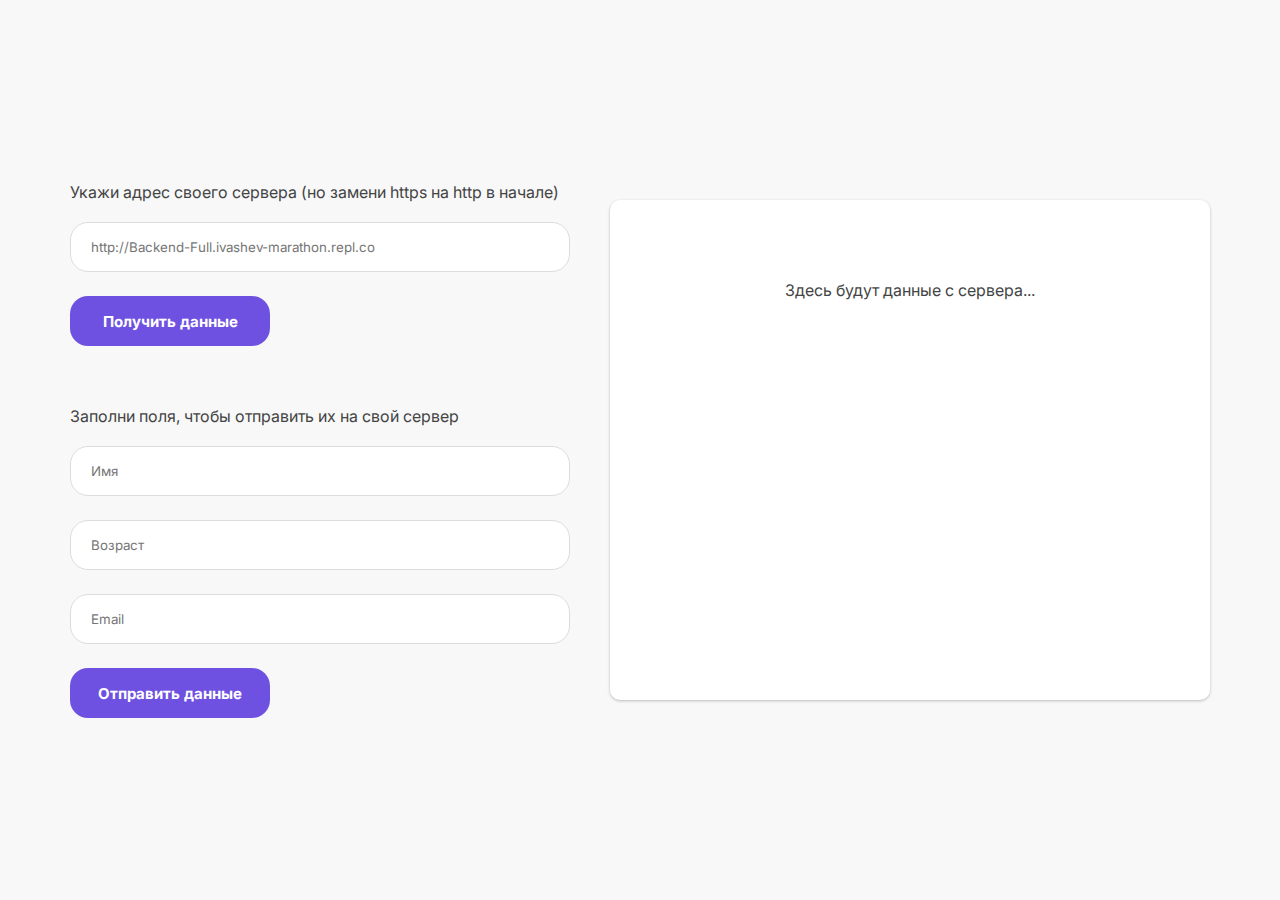
<file: check-your-backend/index.html>
<!DOCTYPE html>
<html lang="en">
<head>
    <meta charset="UTF-8">
    <title>Сайт для проверки бекенда</title>
    <link rel="preconnect" href="https://fonts.googleapis.com">
    <link rel="preconnect" href="https://fonts.gstatic.com" crossorigin>
    <link href="https://fonts.googleapis.com/css2?family=Inter:wght@400;700&display=swap" rel="stylesheet">

    <link rel="stylesheet" href="css/index.css">
</head>

<body>

<div class="page-container">
    <div class="sides inputs-box">
        <label for="host-address">Укажи адрес своего сервера (но замени https на http в начале)</label>
        <br />
        <br />
        <input type="text" required="true" placeholder="http://Backend-Full.ivashev-marathon.repl.co" id="host-address">
        <button id="get-data-btn">
            Получить данные
        </button>
        <br />
        <br />
        <br />
        <br />
        <label for="name-input">Заполни поля, чтобы отправить их на свой сервер</label>
        <br />
        <br />
        <input type="text" placeholder="Имя" id="name-input">
        <input type="number" placeholder="Возраст" id="age-input">
        <input type="text" placeholder="Email" id="email-input">
        <button id="send-data-btn">
            Отправить данные
        </button>
    </div>
    <div id="output-box" class="content-container">
        <p>Здесь будут данные с сервера...</p>
    </div>
</div>
<div id="loader" class="loader hidden">Загрузка...</div>
<script src="js/index.js"></script>
</body>
</html>
</file>
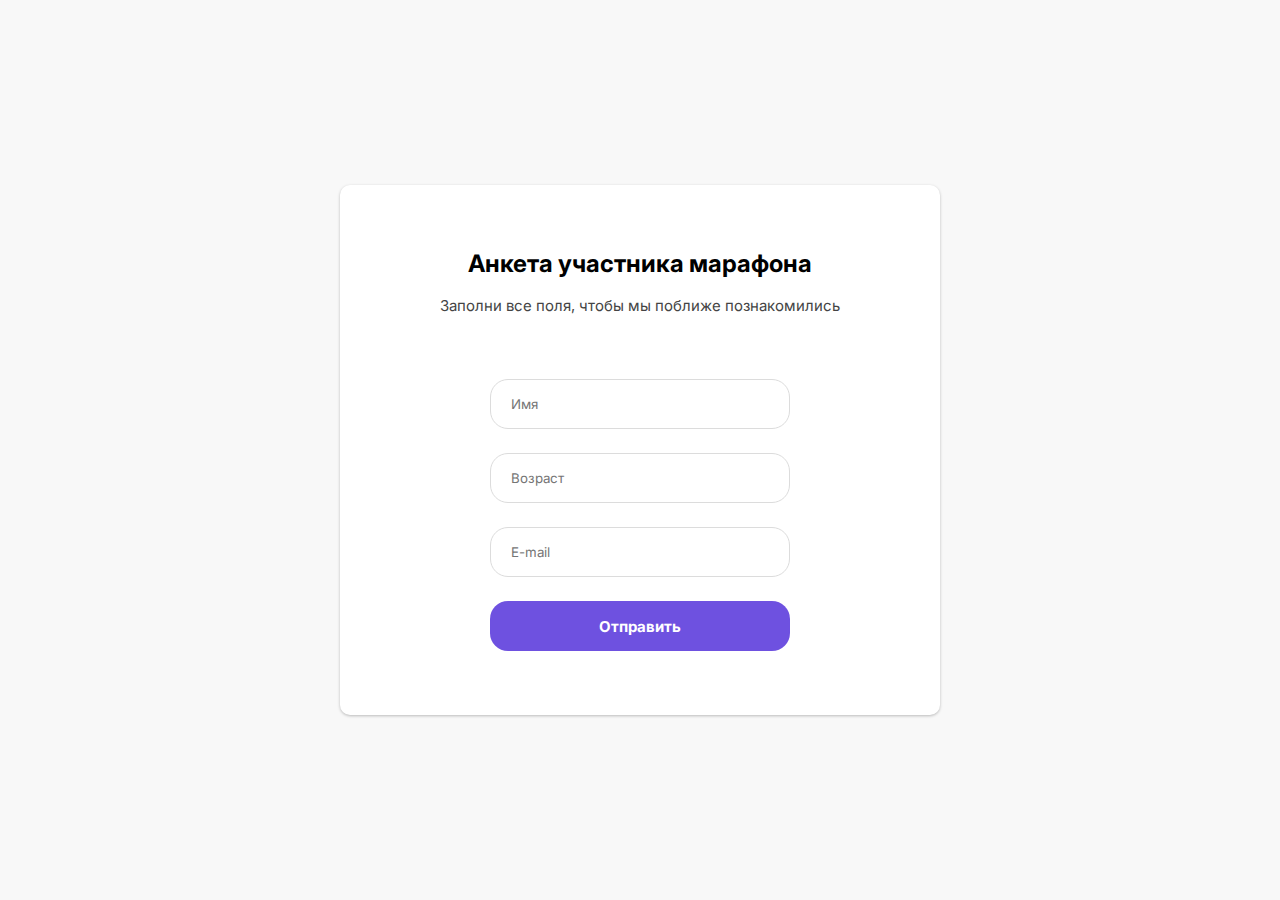
<file: qa-test/index.html>
<!DOCTYPE html>
<html lang="en">
<head>
  <meta charset="UTF-8">
  <title>Анкета участника марафона</title>

  <link rel="preconnect" href="https://fonts.googleapis.com">
  <link rel="preconnect" href="https://fonts.gstatic.com" crossorigin>
  <link href="https://fonts.googleapis.com/css2?family=Inter:wght@400;700&display=swap" rel="stylesheet">
  <link rel="stylesheet" href="css/index.css">

  <script src="https://ajax.googleapis.com/ajax/libs/jquery/3.6.0/jquery.min.js"></script>
  <script src="js/index.js"></script>
</head>
<body>

<div class="page-container">
  <div class="content-container">
    <div class="title">
      Анкета участника марафона
    </div>
    <div class="subtitle">
      Заполни все поля, чтобы мы поближе познакомились
    </div>

    <div class="input-container">
      <input type="text" id="name" class="input" placeholder="Имя" />
      <div id="nameError" class="error hidden">Имя не должно быть длиннее 20 символов</div>
      <div id="nameErrorEmpty" class="error hidden">Поле должно быть заполнено</div>
    </div>

    <div class="input-container">
      <input type="number" id="age" class="input" placeholder="Возраст" />
      <div id="ageError" class="error hidden">Возраст не должен быть меньше чем 18</div>
      <div id="ageErrorEmpty" class="error hidden">Поле должно быть заполнено</div>
    </div>

    <div class="input-container">
      <input type="text" id="email" class="input" placeholder="E-mail" />
      <div id="emailError" class="error hidden">E-mail введен некорректно</div>
      <div id="emailErrorEmpty" class="error hidden">Поле должно быть заполнено</div>
    </div>

    <button id="button" class="button">
      <span class="active-state-label">Отправить</span>
      <span class="loading-state-label">Отправляем...</span>
    </button>
  </div>
</div>

</body>
</html>
</file>
<file: check-your-backend/css/index.css>
* {
  font-family: 'Inter', sans-serif;
  color: #444444;
  box-sizing: border-box;
}

html,
body {
  margin: 0;
  padding: 0;
}

input {
  box-shadow: none;
  display: block;
}

button {
  border: none;
}

.page-container {
  width: 100vw;
  height: 100vh;

  display: flex;
  justify-content: center;
  align-items: center;

  background-color: #F8F8F8;
}

.content-container {
  width: 600px;
  height: 500px;
  padding: 64px;

  display: flex;
  flex-direction: column;
  align-items: center;

  background-color: white;
  box-shadow: 0px 1px 3px rgba(0, 0, 0, 0.25);
  border-radius: 10px;
  margin: 0 0 0 40px;
}

.title {
  font-weight: 700;
  font-size: 24px;
  margin-bottom: 18px;
  color: black;
}

.subtitle {
  font-weight: 400;
  font-size: 15px;
  margin-bottom: 64px;
}

input {
  width: 500px;
  height: 50px;
  background: #FFFFFF;
  border: 1px solid #DCDCDC;
  border-radius: 18px;
  padding: 16px 20px;
  margin-bottom: 24px;
}

button {
  width: 200px;
  height: 50px;
  /*border: 1px solid #6E51E0;*/
  border-radius: 18px;
  background: #6E51E0;
  font-weight: 700;
  font-size: 15px;
  cursor: pointer;
  color: white;
  margin-right: 20px;
}

.input-container {
  position: relative;
}

.error {
  position: absolute;
  bottom: -13px;
  left: 20px;
  font-size: 12px;
  color: red;
}

.hidden {
  display: none;
}

.active-state-label {
  color: white;
}

.loading-state-label {
  color: black;
}

.loading-state-label {
  display: none;
}

.button.loading .loading-state-label {
  display: block;
}

.button.loading .active-state-label {
  display: none;
}

.button.loading {
  background-color: #dcdcdc;
  pointer-events: none;
}

.loader {
  position: fixed;
  top: 0;
  left: 0;
  width: 100vw;
  height: 100vh;
  background: rgba(255, 255, 255, 0.5);
  display: flex;
  justify-content: center;
  align-items: center;
  color: black
}

.loader.hidden {
  display: none;
}

.table {
  width: 100%;
  border-collapse: collapse;
}

.table td, .table th {
  border: 1px solid #888888;
  padding: 5px;
}
</file>
<file: qa-test/css/index.css>
* {
  font-family: 'Inter', sans-serif;
  color: #444444;
  box-sizing: border-box;
}

html,
body {
  margin: 0;
  padding: 0;
}

input {
  box-shadow: none;
  display: block;
}

button {
  border: none;
}

.page-container {
  width: 100vw;
  height: 100vh;

  display: flex;
  justify-content: center;
  align-items: center;

  background-color: #F8F8F8;
}

.content-container {
  width: 600px;
  padding: 64px;

  display: flex;
  flex-direction: column;
  align-items: center;

  background-color: white;
  box-shadow: 0px 1px 3px rgba(0, 0, 0, 0.25);
  border-radius: 10px;
}

.title {
  font-weight: 700;
  font-size: 24px;
  margin-bottom: 18px;
  color: black;
}

.subtitle {
  font-weight: 400;
  font-size: 15px;
  margin-bottom: 64px;
}

.input {
  width: 300px;
  height: 50px;
  background: #FFFFFF;
  border: 1px solid #DCDCDC;
  border-radius: 18px;
  padding: 16px 20px;
}

.button {
  width: 300px;
  height: 50px;
  background: #6E51E0;
  border-radius: 18px;
  font-weight: 700;
  font-size: 15px;
  cursor: pointer;
}

.input-container {
  position: relative;
  margin-bottom: 24px;
}

.error {
  position: absolute;
  bottom: -15px;
  left: 20px;
  font-size: 12px;
  color: red;
}

.hidden {
  display: none;
}

.active-state-label {
  color: white;
}

.loading-state-label {
  color: black;
}

.loading-state-label {
  display: none;
}

.button.loading .loading-state-label {
  display: block;
}

.button.loading .active-state-label {
  display: none;
}

.button.loading {
  background-color: #dcdcdc;
  pointer-events: none;
}

.test {
}
</file>
